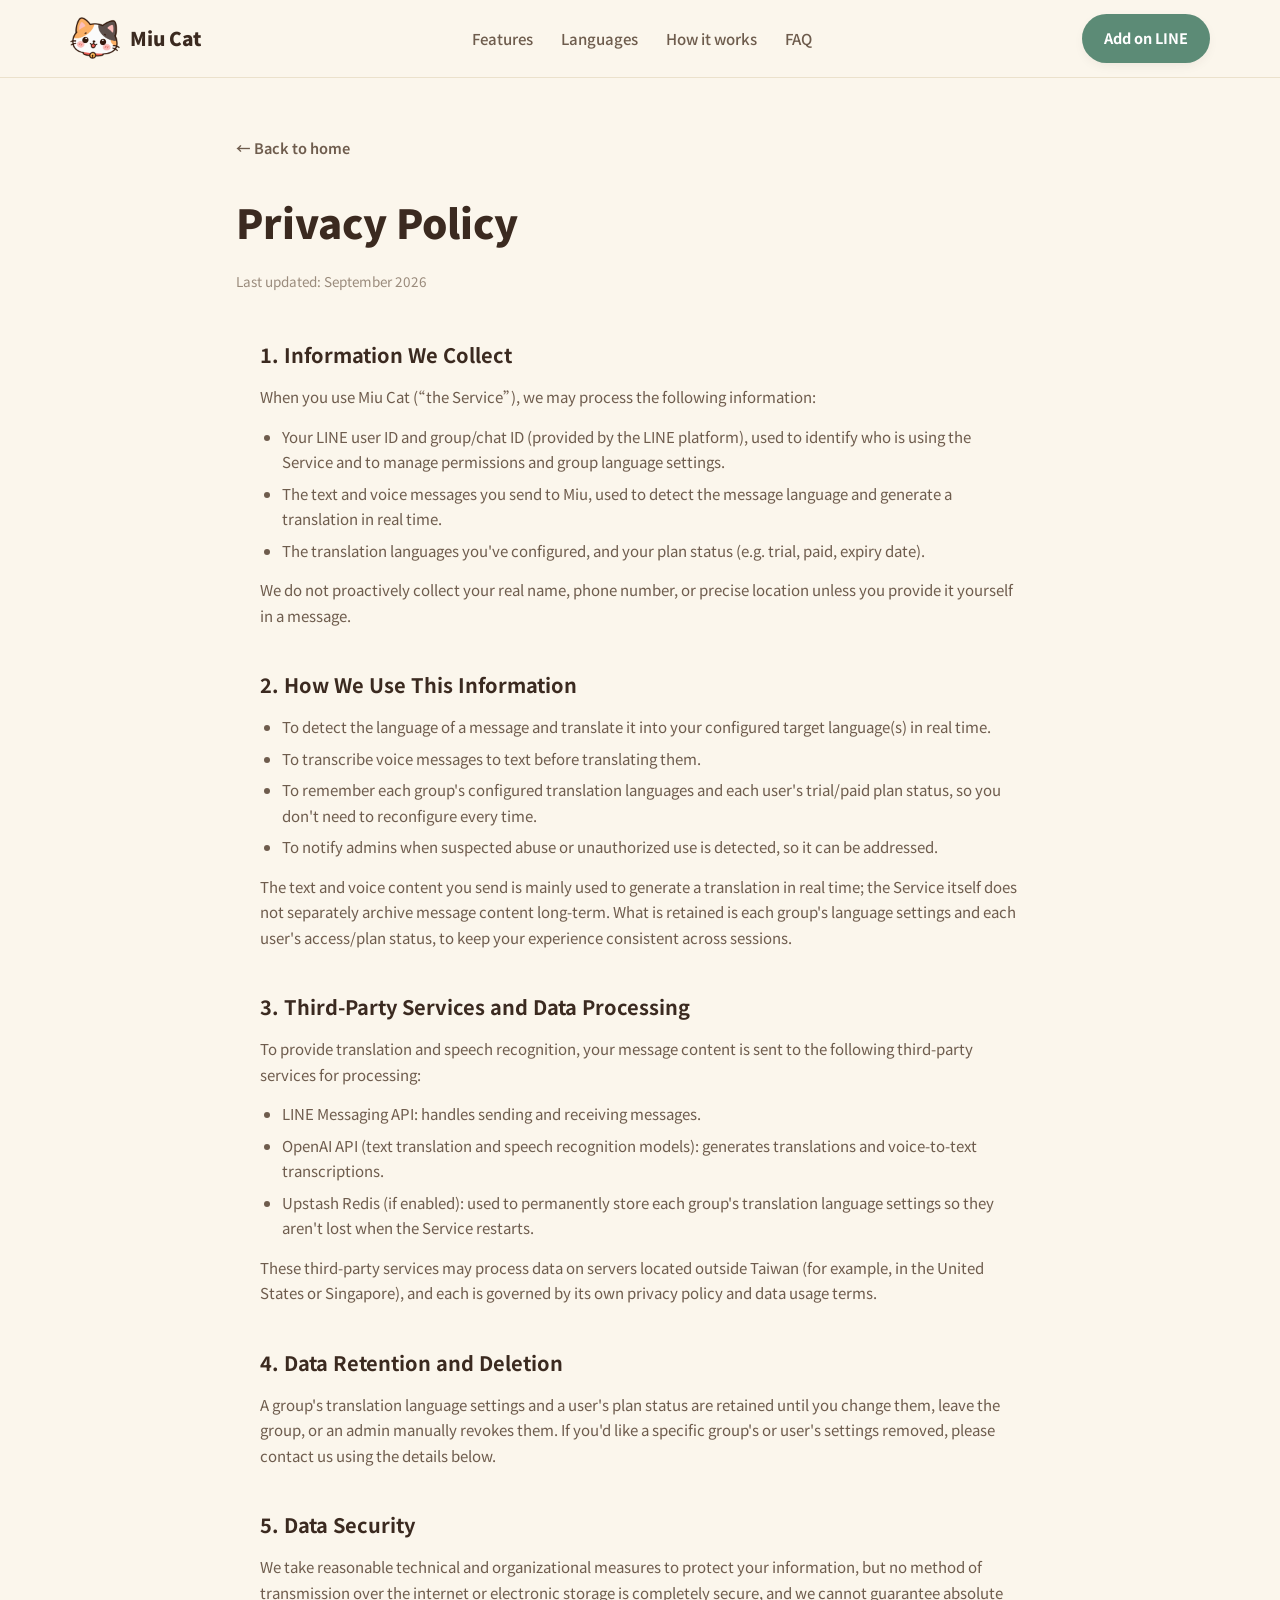
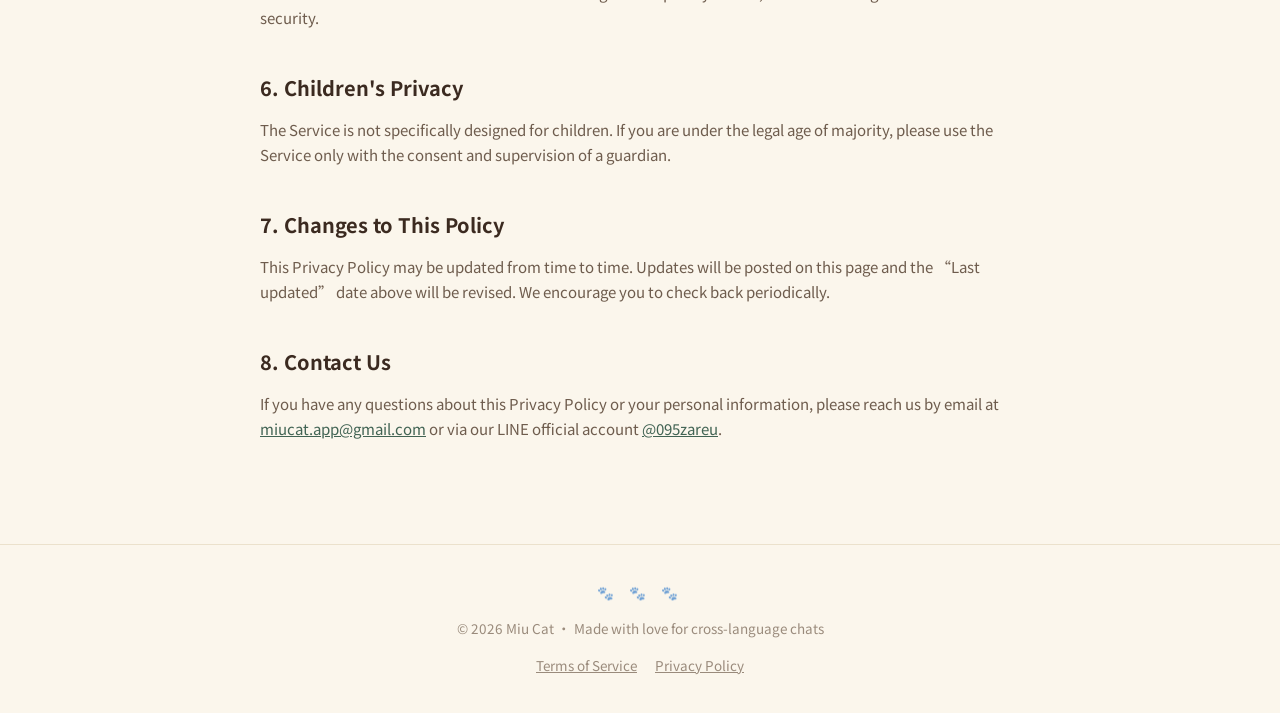
<file: privacy.html>
<!DOCTYPE html>
<html lang="en">
<head>
<meta charset="UTF-8">
<meta name="viewport" content="width=device-width, initial-scale=1.0">
<title>Privacy Policy | Miu Cat</title>
<meta name="description" content="Privacy Policy for Miu Cat, a LINE group real-time translation bot.">
<link rel="canonical" href="https://miucat-app.github.io/miu/privacy.html">
<link rel="icon" type="image/png" href="assets/img/favicon-32.png">
<link rel="apple-touch-icon" href="assets/img/apple-touch-icon.png">
<link rel="preconnect" href="https://fonts.googleapis.com">
<link rel="preconnect" href="https://fonts.gstatic.com" crossorigin>
<link href="https://fonts.googleapis.com/css2?family=Noto+Sans+TC:wght@400;500;700;900&display=swap" rel="stylesheet">
<link rel="stylesheet" href="assets/css/style.css">
</head>
<body>

<header class="site">
  <div class="wrap nav">
    <a class="brand" href="index.html">
      <img src="assets/img/miu-icon.png" alt="Miu 翻譯小貓 LINE AI 翻譯機器人 icon">
      <span>Miu Cat</span>
    </a>
    <nav class="links">
      <a href="index.html#features">Features</a>
      <a href="index.html#languages">Languages</a>
      <a href="index.html#how">How it works</a>
      <a href="index.html#faq">FAQ</a>
    </nav>
    <div class="nav-actions">
      <a class="btn btn-primary nav-cta" href="https://line.me/R/ti/p/@095zareu?ts=09051537&amp;oat_content=url" target="_blank" rel="noopener">Add on LINE</a>
    </div>
  </div>
</header>

<main>
  <div class="wrap legal-hero">
    <a class="legal-back" href="index.html">← Back to home</a>
    <h1>Privacy Policy</h1>
    <p class="updated">Last updated: September 2026</p>
  </div>

  <div class="wrap legal-body">
    <div class="legal-content">

      <h2>1. Information We Collect</h2>
      <p>When you use Miu Cat (“the Service”), we may process the following information:</p>
      <ul>
        <li>Your LINE user ID and group/chat ID (provided by the LINE platform), used to identify who is using the Service and to manage permissions and group language settings.</li>
        <li>The text and voice messages you send to Miu, used to detect the message language and generate a translation in real time.</li>
        <li>The translation languages you've configured, and your plan status (e.g. trial, paid, expiry date).</li>
      </ul>
      <p>We do not proactively collect your real name, phone number, or precise location unless you provide it yourself in a message.</p>

      <h2>2. How We Use This Information</h2>
      <ul>
        <li>To detect the language of a message and translate it into your configured target language(s) in real time.</li>
        <li>To transcribe voice messages to text before translating them.</li>
        <li>To remember each group's configured translation languages and each user's trial/paid plan status, so you don't need to reconfigure every time.</li>
        <li>To notify admins when suspected abuse or unauthorized use is detected, so it can be addressed.</li>
      </ul>
      <p>The text and voice content you send is mainly used to generate a translation in real time; the Service itself does not separately archive message content long-term. What is retained is each group's language settings and each user's access/plan status, to keep your experience consistent across sessions.</p>

      <h2>3. Third-Party Services and Data Processing</h2>
      <p>To provide translation and speech recognition, your message content is sent to the following third-party services for processing:</p>
      <ul>
        <li>LINE Messaging API: handles sending and receiving messages.</li>
        <li>OpenAI API (text translation and speech recognition models): generates translations and voice-to-text transcriptions.</li>
        <li>Upstash Redis (if enabled): used to permanently store each group's translation language settings so they aren't lost when the Service restarts.</li>
      </ul>
      <p>These third-party services may process data on servers located outside Taiwan (for example, in the United States or Singapore), and each is governed by its own privacy policy and data usage terms.</p>

      <h2>4. Data Retention and Deletion</h2>
      <p>A group's translation language settings and a user's plan status are retained until you change them, leave the group, or an admin manually revokes them. If you'd like a specific group's or user's settings removed, please contact us using the details below.</p>

      <h2>5. Data Security</h2>
      <p>We take reasonable technical and organizational measures to protect your information, but no method of transmission over the internet or electronic storage is completely secure, and we cannot guarantee absolute security.</p>

      <h2>6. Children's Privacy</h2>
      <p>The Service is not specifically designed for children. If you are under the legal age of majority, please use the Service only with the consent and supervision of a guardian.</p>

      <h2>7. Changes to This Policy</h2>
      <p>This Privacy Policy may be updated from time to time. Updates will be posted on this page and the “Last updated” date above will be revised. We encourage you to check back periodically.</p>

      <h2>8. Contact Us</h2>
      <p>If you have any questions about this Privacy Policy or your personal information, please reach us by email at <a href="mailto:miucat.app@gmail.com">miucat.app@gmail.com</a> or via our LINE official account <a href="https://line.me/R/ti/p/@095zareu?ts=09051537&amp;oat_content=url" target="_blank" rel="noopener">@095zareu</a>.</p>
    </div>
  </div>
</main>

<footer>
  <div class="wrap">
    <div class="paw">🐾 🐾 🐾</div>
    <p>© 2026 Miu Cat · Made with love for cross-language chats</p>
    <div class="legal-links">
      <a href="terms.html">Terms of Service</a>
      <a href="privacy.html">Privacy Policy</a>
    </div>
  </div>
</footer>

</body>
</html>
</file>
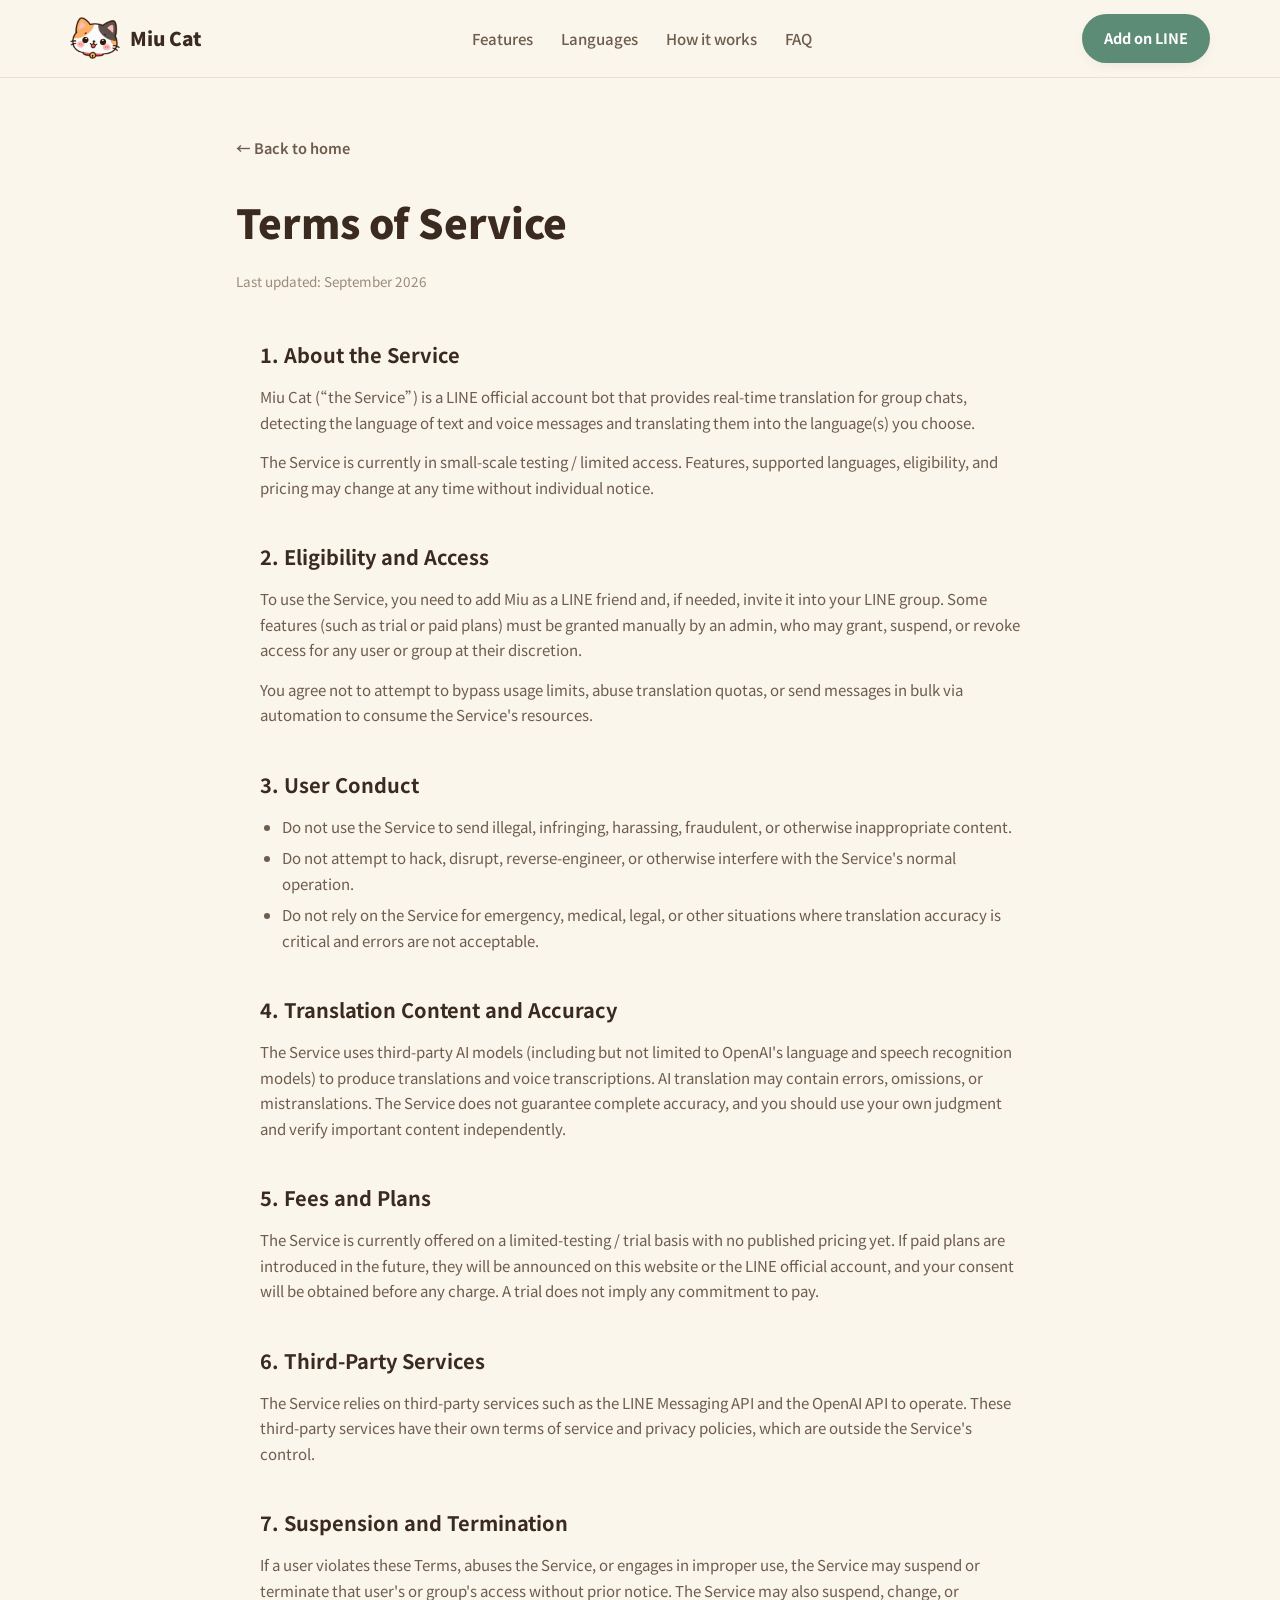
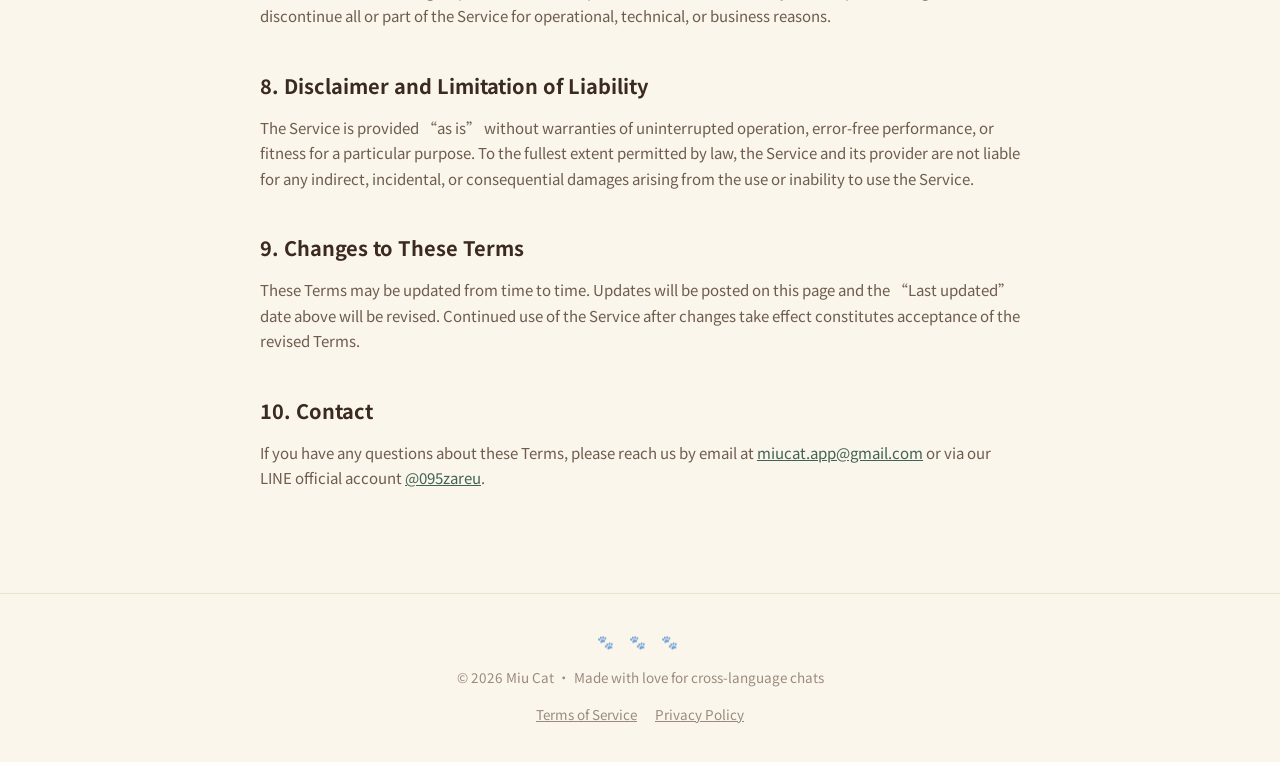
<file: terms.html>
<!DOCTYPE html>
<html lang="en">
<head>
<meta charset="UTF-8">
<meta name="viewport" content="width=device-width, initial-scale=1.0">
<title>Terms of Service | Miu Cat</title>
<meta name="description" content="Terms of Service for Miu Cat, a LINE group real-time translation bot.">
<link rel="canonical" href="https://miucat-app.github.io/miu/terms.html">
<link rel="icon" type="image/png" href="assets/img/favicon-32.png">
<link rel="apple-touch-icon" href="assets/img/apple-touch-icon.png">
<link rel="preconnect" href="https://fonts.googleapis.com">
<link rel="preconnect" href="https://fonts.gstatic.com" crossorigin>
<link href="https://fonts.googleapis.com/css2?family=Noto+Sans+TC:wght@400;500;700;900&display=swap" rel="stylesheet">
<link rel="stylesheet" href="assets/css/style.css">
</head>
<body>

<header class="site">
  <div class="wrap nav">
    <a class="brand" href="index.html">
      <img src="assets/img/miu-icon.png" alt="Miu 翻譯小貓 LINE AI 翻譯機器人 icon">
      <span>Miu Cat</span>
    </a>
    <nav class="links">
      <a href="index.html#features">Features</a>
      <a href="index.html#languages">Languages</a>
      <a href="index.html#how">How it works</a>
      <a href="index.html#faq">FAQ</a>
    </nav>
    <div class="nav-actions">
      <a class="btn btn-primary nav-cta" href="https://line.me/R/ti/p/@095zareu?ts=09051537&amp;oat_content=url" target="_blank" rel="noopener">Add on LINE</a>
    </div>
  </div>
</header>

<main>
  <div class="wrap legal-hero">
    <a class="legal-back" href="index.html">← Back to home</a>
    <h1>Terms of Service</h1>
    <p class="updated">Last updated: September 2026</p>
  </div>

  <div class="wrap legal-body">
    <div class="legal-content">

      <h2>1. About the Service</h2>
      <p>Miu Cat (“the Service”) is a LINE official account bot that provides real-time translation for group chats, detecting the language of text and voice messages and translating them into the language(s) you choose.</p>
      <p>The Service is currently in small-scale testing / limited access. Features, supported languages, eligibility, and pricing may change at any time without individual notice.</p>

      <h2>2. Eligibility and Access</h2>
      <p>To use the Service, you need to add Miu as a LINE friend and, if needed, invite it into your LINE group. Some features (such as trial or paid plans) must be granted manually by an admin, who may grant, suspend, or revoke access for any user or group at their discretion.</p>
      <p>You agree not to attempt to bypass usage limits, abuse translation quotas, or send messages in bulk via automation to consume the Service's resources.</p>

      <h2>3. User Conduct</h2>
      <ul>
        <li>Do not use the Service to send illegal, infringing, harassing, fraudulent, or otherwise inappropriate content.</li>
        <li>Do not attempt to hack, disrupt, reverse-engineer, or otherwise interfere with the Service's normal operation.</li>
        <li>Do not rely on the Service for emergency, medical, legal, or other situations where translation accuracy is critical and errors are not acceptable.</li>
      </ul>

      <h2>4. Translation Content and Accuracy</h2>
      <p>The Service uses third-party AI models (including but not limited to OpenAI's language and speech recognition models) to produce translations and voice transcriptions. AI translation may contain errors, omissions, or mistranslations. The Service does not guarantee complete accuracy, and you should use your own judgment and verify important content independently.</p>

      <h2>5. Fees and Plans</h2>
      <p>The Service is currently offered on a limited-testing / trial basis with no published pricing yet. If paid plans are introduced in the future, they will be announced on this website or the LINE official account, and your consent will be obtained before any charge. A trial does not imply any commitment to pay.</p>

      <h2>6. Third-Party Services</h2>
      <p>The Service relies on third-party services such as the LINE Messaging API and the OpenAI API to operate. These third-party services have their own terms of service and privacy policies, which are outside the Service's control.</p>

      <h2>7. Suspension and Termination</h2>
      <p>If a user violates these Terms, abuses the Service, or engages in improper use, the Service may suspend or terminate that user's or group's access without prior notice. The Service may also suspend, change, or discontinue all or part of the Service for operational, technical, or business reasons.</p>

      <h2>8. Disclaimer and Limitation of Liability</h2>
      <p>The Service is provided “as is” without warranties of uninterrupted operation, error-free performance, or fitness for a particular purpose. To the fullest extent permitted by law, the Service and its provider are not liable for any indirect, incidental, or consequential damages arising from the use or inability to use the Service.</p>

      <h2>9. Changes to These Terms</h2>
      <p>These Terms may be updated from time to time. Updates will be posted on this page and the “Last updated” date above will be revised. Continued use of the Service after changes take effect constitutes acceptance of the revised Terms.</p>

      <h2>10. Contact</h2>
      <p>If you have any questions about these Terms, please reach us by email at <a href="mailto:miucat.app@gmail.com">miucat.app@gmail.com</a> or via our LINE official account <a href="https://line.me/R/ti/p/@095zareu?ts=09051537&amp;oat_content=url" target="_blank" rel="noopener">@095zareu</a>.</p>
    </div>
  </div>
</main>

<footer>
  <div class="wrap">
    <div class="paw">🐾 🐾 🐾</div>
    <p>© 2026 Miu Cat · Made with love for cross-language chats</p>
    <div class="legal-links">
      <a href="terms.html">Terms of Service</a>
      <a href="privacy.html">Privacy Policy</a>
    </div>
  </div>
</footer>

</body>
</html>
</file>
<file: assets/css/style.css>
:root{
  --bg: #FBF6EC;
  --surface: #FFFFFF;
  --mint: #E8F1E9;
  --mint-strong: #5C8B76;
  --mint-deep: #416353;
  --peach: #FDEFD9;
  --peach-deep: #F4D9A8;
  --ink: #3B2A20;
  --ink-soft: #6E5C4D;
  --ink-faint: #9A8B7C;
  --line: #EBE1CC;
  --shadow: 0 10px 30px -12px rgba(59,42,32,0.18);
  --shadow-sm: 0 4px 14px -6px rgba(59,42,32,0.15);
  --radius-lg: 28px;
  --radius-md: 20px;
  --radius-sm: 14px;
}

*{ box-sizing: border-box; }
html{ scroll-behavior: smooth; }
body{
  margin:0;
  background: var(--bg);
  color: var(--ink);
  font-family: "Noto Sans TC","PingFang TC","Microsoft JhengHei",sans-serif;
  line-height: 1.7;
  -webkit-font-smoothing: antialiased;
}
img{ max-width:100%; display:block; }
a{ color: inherit; }
h1,h2,h3{ font-family:"Noto Sans TC","PingFang TC","Microsoft JhengHei",sans-serif; margin:0; }
.wrap{ max-width: 1140px; margin: 0 auto; padding: 0 24px; }
section{ padding: 88px 0; }
.eyebrow{
  display:inline-flex; align-items:center; gap:8px;
  font-size: 13px; font-weight:700; letter-spacing:0.06em;
  color: var(--mint-deep); background: var(--mint);
  padding: 6px 14px; border-radius: 999px; margin-bottom: 18px;
}
.section-head{ max-width: 640px; margin: 0 auto 48px; text-align:center; }
.section-head h2{ font-size: clamp(26px,3.4vw,36px); font-weight:900; margin-bottom:12px; }
.section-head p{ color: var(--ink-soft); font-size:16px; margin:0; }

/* Buttons */
.btn{
  display:inline-flex; align-items:center; justify-content:center; gap:8px;
  padding: 14px 26px; border-radius: 999px; font-weight:700; font-size:15.5px;
  text-decoration:none; border:2px solid transparent; cursor:pointer;
  transition: transform .15s ease, box-shadow .15s ease, background .15s ease;
  white-space: nowrap;
}
.btn:active{ transform: translateY(1px); }
.btn-primary{ background: var(--mint-strong); color:#fff; box-shadow: var(--shadow-sm); }
.btn-primary:hover{ background: var(--mint-deep); box-shadow: var(--shadow); }
.btn-ghost{ background: transparent; border-color: var(--ink); color: var(--ink); }
.btn-ghost:hover{ background: var(--ink); color:#fff; }
.btn-soft{ background: var(--surface); color: var(--ink); box-shadow: var(--shadow-sm); }
.btn-soft:hover{ box-shadow: var(--shadow); }

/* Nav */
header.site{
  position: sticky; top:0; z-index: 50;
  background: rgba(251,246,236,0.88);
  backdrop-filter: blur(10px);
  border-bottom: 1px solid var(--line);
}
.nav{
  display:flex; align-items:center; justify-content:space-between;
  padding: 14px 0;
}
.brand{ display:flex; align-items:center; gap:10px; text-decoration:none; }
.brand img{ width:auto; height:42px; object-fit: contain; }
.brand span{ font-weight:900; font-size:19px; color: var(--ink); font-family:"Noto Sans TC","PingFang TC","Microsoft JhengHei",sans-serif; }
nav.links{ display:flex; align-items:center; gap: 28px; }
nav.links a{ text-decoration:none; font-weight:500; font-size:15px; color: var(--ink-soft); }
nav.links a:hover{ color: var(--ink); }
.nav-actions{ display:flex; align-items:center; gap:12px; }
.lang-toggle{
  display:flex; align-items:center; justify-content:center;
  width:44px; height:38px; border-radius: 999px;
  border: 1.5px solid var(--line); background:#fff;
  font-weight:700; font-size:13px; color: var(--ink);
  cursor:pointer;
}
.lang-toggle:hover{ border-color: var(--mint-strong); color: var(--mint-deep); }
.nav-cta{ padding: 10px 20px; font-size:14.5px; }
.burger{ display:none; }

/* Hero */
.hero{ padding: 64px 0 40px; overflow:hidden; }
.hero-grid{
  display:grid; grid-template-columns: 1.05fr 0.95fr; gap: 48px; align-items:center;
}
.hero h1{ font-size: clamp(32px, 4.6vw, 52px); font-weight:900; line-height:1.28; margin-bottom:20px; }
.hero h1 .accent{ color: var(--mint-strong); }
.hero p.lead{ font-size:17.5px; color: var(--ink-soft); max-width: 480px; margin-bottom:32px; }
.hero-ctas{ display:flex; flex-wrap:wrap; gap:14px; margin-bottom: 30px;}
.hero-badges{ display:flex; flex-wrap:wrap; gap: 10px 22px; }
.hero-badges .badge{
  display:flex; align-items:center; gap:8px; font-size:14px; color:var(--ink-soft); font-weight:500;
}
.hero-visual{ position:relative; display:flex; justify-content:center; }
.hero-visual img{ width: 100%; max-width: 420px; filter: drop-shadow(0 18px 30px rgba(59,42,32,0.16)); }
.blob{
  position:absolute; inset: -8% -8% -8% -8%;
  background: radial-gradient(closest-side, var(--mint) 0%, transparent 72%);
  z-index:-1; border-radius: 50%;
}

/* Feature cards */
.features-grid{
  display:grid; grid-template-columns: repeat(3,1fr); gap:22px;
}
.feature-card{
  background: var(--surface); border-radius: var(--radius-md);
  padding: 28px 26px; box-shadow: var(--shadow-sm);
  border: 1px solid var(--line);
}
.feature-card .icon{
  width:52px; height:52px; border-radius: 16px; background: var(--peach);
  display:flex; align-items:center; justify-content:center; font-size:24px; margin-bottom:18px;
}
.feature-card h3{ font-size:18px; font-weight:700; margin-bottom:8px; }
.feature-card p{ font-size:14.5px; color: var(--ink-soft); margin:0; }

/* Languages */
.lang-panel{
  background: var(--mint); border-radius: var(--radius-lg); padding: 44px;
}
.lang-grid{
  display:grid; grid-template-columns: repeat(4,1fr); gap:14px;
}
.lang-chip{
  display:flex; align-items:center; gap:10px; background:#fff; border-radius: var(--radius-sm);
  padding: 14px 16px; box-shadow: var(--shadow-sm); font-weight:600; font-size:14.5px;
}
.lang-chip .flag{ font-size:20px; }
.lang-note{ text-align:center; margin-top:24px; color: var(--ink-soft); font-size:14px; }

/* Twemoji flag images (Windows doesn't render flag emoji as glyphs) — scale with the surrounding text */
img.emoji{ height:1em; width:1em; margin:0 .05em 0 .1em; vertical-align:-0.1em; }

/* How it works */
.steps{
  display:grid; grid-template-columns: repeat(4,1fr); gap:22px; margin-bottom: 56px;
}
.step-card{ position:relative; padding-top: 8px; }
.step-num{
  width:40px; height:40px; border-radius:50%; background: var(--ink);
  color:#fff; display:flex; align-items:center; justify-content:center;
  font-weight:800; font-size:16px; margin-bottom:16px;
}
.step-card h3{ font-size:16.5px; font-weight:700; margin-bottom:8px; }
.step-card p{ font-size:14px; color: var(--ink-soft); margin:0; }

.chat-demo{ max-width: 680px; margin: 0 auto; }
.chat-demo img{ width:100%; display:block; }

/* Trial / status */
.trial-panel{
  background: var(--ink); color:#fff; border-radius: var(--radius-lg);
  padding: 52px; display:grid; grid-template-columns: 1.3fr 1fr; gap: 40px; align-items:center;
}
.trial-panel h2{ color:#fff; font-size: clamp(24px,3vw,30px); margin-bottom:14px; }
.trial-panel p{ color: #E9DFD0; font-size:15.5px; margin-bottom: 22px; }
.trial-panel .btn-primary{ background:#fff; color: var(--ink); }
.trial-panel .btn-primary:hover{ background: var(--peach); }
.trial-list{ list-style:none; margin:0 0 28px; padding:0; display:flex; flex-direction:column; gap:10px; }
.trial-list li{ display:flex; gap:10px; font-size:14.5px; color:#E9DFD0; }
.qr-box{
  background:#fff; border-radius: var(--radius-md); padding: 22px; text-align:center;
}
.qr-box img{ width: 150px; height:150px; margin: 0 auto 10px; }
.qr-box span{ font-size:13px; color: var(--ink-soft); font-weight:600; }

/* FAQ */
.faq{ max-width: 760px; margin:0 auto; display:flex; flex-direction:column; gap:14px; }
.faq-item{
  background: var(--surface); border: 1px solid var(--line); border-radius: var(--radius-sm);
  padding: 20px 24px;
}
.faq-item summary{ cursor:pointer; font-weight:700; font-size:15.5px; list-style:none; display:flex; justify-content:space-between; align-items:center; }
.faq-item summary::-webkit-details-marker{ display:none; }
.faq-item summary::after{ content:"+"; font-size:22px; color: var(--mint-strong); font-weight:400; margin-left:12px; }
.faq-item[open] summary::after{ content:"–"; }
.faq-item p{ margin: 12px 0 0; color: var(--ink-soft); font-size:14.5px; }

/* Target audience */
.audience-grid{
  display:grid; grid-template-columns: repeat(4,1fr); gap:20px;
}
.audience-card{
  background: var(--surface); border-radius: var(--radius-md);
  padding: 24px 20px; box-shadow: var(--shadow-sm);
  border: 1px solid var(--line); text-align:center;
}
.audience-icon{
  width:48px; height:48px; border-radius: 14px; background: var(--mint);
  display:flex; align-items:center; justify-content:center; font-size:22px; margin: 0 auto 14px;
}
.audience-card h3{ font-size:15.5px; font-weight:700; margin-bottom:6px; }
.audience-card p{ font-size:13.5px; color: var(--ink-soft); margin:0; }

/* Contact / footer */
.contact-panel{
  background: var(--peach); border-radius: var(--radius-lg); padding: 48px;
  display:grid; grid-template-columns: 1.2fr 1fr; gap: 36px; align-items:center;
}
.contact-panel h2{ font-size: clamp(24px,3vw,30px); margin-bottom:12px; }
.contact-panel p{ color: var(--ink-soft); margin-bottom: 20px; }
.contact-methods{ display:flex; flex-direction:column; gap:12px; }
.contact-methods a{ text-decoration:none; font-weight:600; display:flex; align-items:center; gap:10px; }

footer{
  padding: 36px 0; text-align:center; color: var(--ink-faint); font-size:13.5px;
  border-top: 1px solid var(--line);
}
footer .paw{ letter-spacing: 6px; margin-bottom:10px; opacity:.6; }
footer .legal-links{ margin-top: 12px; display:flex; gap: 18px; justify-content:center; flex-wrap:wrap; }
footer .legal-links a{ color: var(--ink-faint); text-decoration: underline; }
footer .legal-links a:hover{ color: var(--ink-soft); }

.fade-in{ opacity:0; transform: translateY(16px); transition: opacity .6s ease, transform .6s ease; }
.fade-in.in{ opacity:1; transform:none; }

/* Legal pages (Terms / Privacy) */
.legal-hero{ padding: 56px 0 8px; max-width: 808px; }
.legal-hero h1{ font-size: clamp(28px,4vw,40px); font-weight:900; margin-bottom:10px; }
.legal-hero .updated{ color: var(--ink-faint); font-size:13.5px; }
.legal-body{ padding: 24px 0 88px; }
.legal-note{
  background: var(--mint); border-radius: var(--radius-sm); padding: 16px 20px;
  font-size:13.5px; color: var(--mint-deep); margin-bottom: 40px;
}
.legal-content{ max-width: 760px; margin: 0 auto; }
.legal-content h2{ font-size:20px; font-weight:700; margin: 40px 0 12px; }
.legal-content h2:first-child{ margin-top:0; }
.legal-content p{ color: var(--ink-soft); font-size:15px; margin: 0 0 14px; }
.legal-content ul{ color: var(--ink-soft); font-size:15px; margin: 0 0 14px; padding-left: 22px; }
.legal-content li{ margin-bottom:6px; }
.legal-content a{ color: var(--mint-deep); text-decoration:underline; }
.legal-back{ display:inline-flex; align-items:center; gap:6px; margin-bottom: 28px; font-size:14.5px; font-weight:600; color: var(--ink-soft); text-decoration:none; }
.legal-back:hover{ color: var(--ink); }

@media (max-width: 880px){
  nav.links{ display:none; }
  .hero-grid{ grid-template-columns: 1fr; }
  .hero-visual{ order:-1; }
  .hero-visual img{ max-width: 280px; }
  .features-grid{ grid-template-columns: repeat(2,1fr); }
  .audience-grid{ grid-template-columns: repeat(2,1fr); }
  .lang-grid{ grid-template-columns: repeat(2,1fr); }
  .steps{ grid-template-columns: repeat(2,1fr); }
  .trial-panel{ grid-template-columns:1fr; }
  .contact-panel{ grid-template-columns:1fr; }
  section{ padding: 60px 0; }
}
@media (max-width: 520px){
  .features-grid{ grid-template-columns: 1fr; }
  .audience-grid{ grid-template-columns: 1fr; }
  .lang-grid{ grid-template-columns: 1fr 1fr; }
  .steps{ grid-template-columns: 1fr; }
  .hero-ctas .btn{ width:100%; }
  .legal-hero.wrap, .legal-body.wrap{ padding-left: 28px; padding-right: 28px; }
}
</file>
